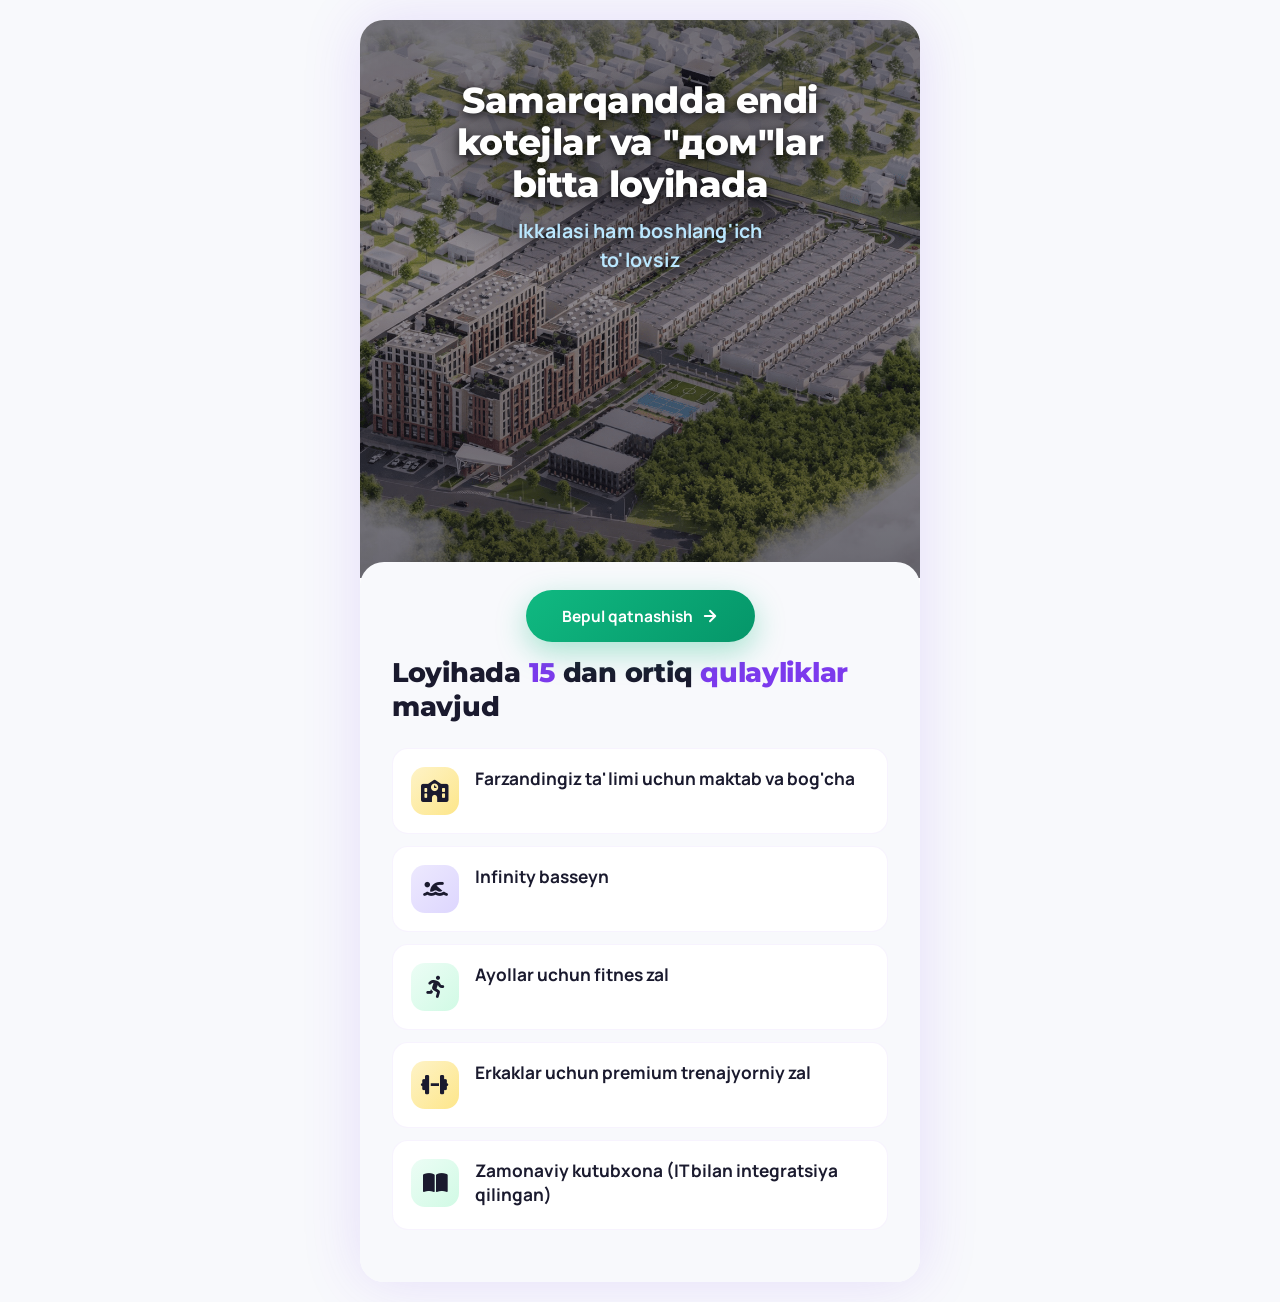
<file: index.html>
﻿<!DOCTYPE html>
<html lang="uz">
<head>
    <meta charset="UTF-8">
    <meta name="viewport" content="width=device-width, initial-scale=1.0">
    <title>Infinity — Samarqandda zamonaviy turar-joy majmuasi</title>
    <meta name="description" content="Infinity — Samarqandda katejlar va domlar bitta loyihada. Zamonaviy loyihalar, sifatli qurilish va qulay to'lov shartlari.">
    <link rel="preconnect" href="https://fonts.googleapis.com">
    <link rel="preconnect" href="https://fonts.gstatic.com" crossorigin>
    <link href="https://fonts.googleapis.com/css2?family=Manrope:wght@500;600;700;800&family=Montserrat:wght@700;800;900&display=swap" rel="stylesheet">

    <link href="https://cdnjs.cloudflare.com/ajax/libs/font-awesome/6.5.1/css/all.min.css" rel="stylesheet">
    <link rel="stylesheet" href="landing_page1.css">

    <!-- Meta Pixel Code -->
    <script>
        !function(f, b, e, v, n, t, s) {
            if (f.fbq) return; n = f.fbq = function() {
                n.callMethod ?
                    n.callMethod.apply(n, arguments) : n.queue.push(arguments)
            };
            if (!f._fbq) f._fbq = n; n.push = n; n.loaded = !0; n.version = '2.0';
            n.queue = []; t = b.createElement(e); t.async = !0;
            t.src = v; s = b.getElementsByTagName(e)[0];
            s.parentNode.insertBefore(t, s)
        }(window, document, 'script',
            'https://connect.facebook.net/en_US/fbevents.js');
        fbq('init', '1509969590787601');
        fbq('track', 'PageView');
    </script>
    <!-- End Meta Pixel Code -->
</head>
<body>
    <noscript>
        <img height="1" width="1" style="display:none"
            src="https://www.facebook.com/tr?id=1509969590787601&ev=PageView&noscript=1" />
    </noscript>

    <!-- Scroll Progress Indicator -->
    <div class="scroll-indicator" id="scrollIndicator"></div>

    <div class="page-frame">

        <!-- ===== HERO ===== -->
        <section class="hero" id="hero">
            <!-- Background Image -->
            <div class="hero-slideshow" id="heroSlideshow">
                <div class="hero-slide active"><img src="src/bg/p3.jpg" alt="Infinity 3" loading="eager"></div>
            </div>
            <div class="hero-overlay"></div>

            <!-- Content -->
            <div class="hero-content">
                <h1>Samarqandda endi kotejlar va <span>"дом"lar</span> bitta loyihada</h1>
                <p>Ikkalasi ham boshlang'ich to'lovsiz</p>
            </div>
        </section>

        <!-- ===== ABOUT =====
        <section class="about animate-on-scroll" id="about">
            <h2 class="section-title">'<span class="highlight">Infinity</span>' loyihasi haqida</h2>
            <p>'Infinity' — bu zamonaviy hayot tarzi, yuqori darajadagi qulaylik va noyob infratuzilmani o'zida mujassam etgan eksklyuziv turar-joy majmuasi. Biz har bir detaldagi mukammallikka intilamiz. Samarqand shahridagi eng zamonaviy va hashamatli turar-joy loyihasi sifatida, sizga va oilangizga eng yaxshi sharoitlarni taqdim etamiz.</p>
        </section>
         -->



        <!-- ===== AMENITIES ===== -->
        <section class="amenities" id="amenities">
            <div class="amenities-cta">
                <a href="#" class="btn-primary" id="heroCta">
                    Bepul qatnashish
                    <svg width="18" height="18" viewBox="0 0 24 24" fill="none" stroke="currentColor" stroke-width="2.5" stroke-linecap="round" stroke-linejoin="round"><path d="M5 12h14M12 5l7 7-7 7"/></svg>
                </a>
            </div>
            <h2 class="section-title animate-on-scroll">Loyihada <span class="highlight">15</span> dan ortiq <span class="highlight">qulayliklar</span> mavjud</h2>

            <div class="amenity-card animate-on-scroll">
                <div class="amenity-icon"><i class="fa-solid fa-school"></i></div>
                <div class="amenity-info">
                    <h3>Farzandingiz ta'limi uchun maktab va bog'cha</h3>
                </div>
            </div>

            <div class="amenity-card animate-on-scroll">
                <div class="amenity-icon"><i class="fa-solid fa-person-swimming"></i></div>
                <div class="amenity-info">
                    <h3>Infinity basseyn</h3>
                </div>
            </div>

            <div class="amenity-card animate-on-scroll">
                <div class="amenity-icon"><i class="fa-solid fa-person-running"></i></div>
                <div class="amenity-info">
                    <h3>Ayollar uchun fitnes zal</h3>
                </div>
            </div>

            <div class="amenity-card animate-on-scroll">
                <div class="amenity-icon"><i class="fa-solid fa-dumbbell"></i></div>
                <div class="amenity-info">
                    <h3>Erkaklar uchun premium trenajyorniy zal</h3>
                </div>
            </div>

            <div class="amenity-card animate-on-scroll">
                <div class="amenity-icon"><i class="fa-solid fa-book-open"></i></div>
                <div class="amenity-info">
                    <h3>Zamonaviy kutubxona (IT bilan integratsiya qilingan)</h3>
                </div>
            </div>
        </section>

        </div>

    <script src="landing_page1.js"></script>
</body>
</html>
</file>
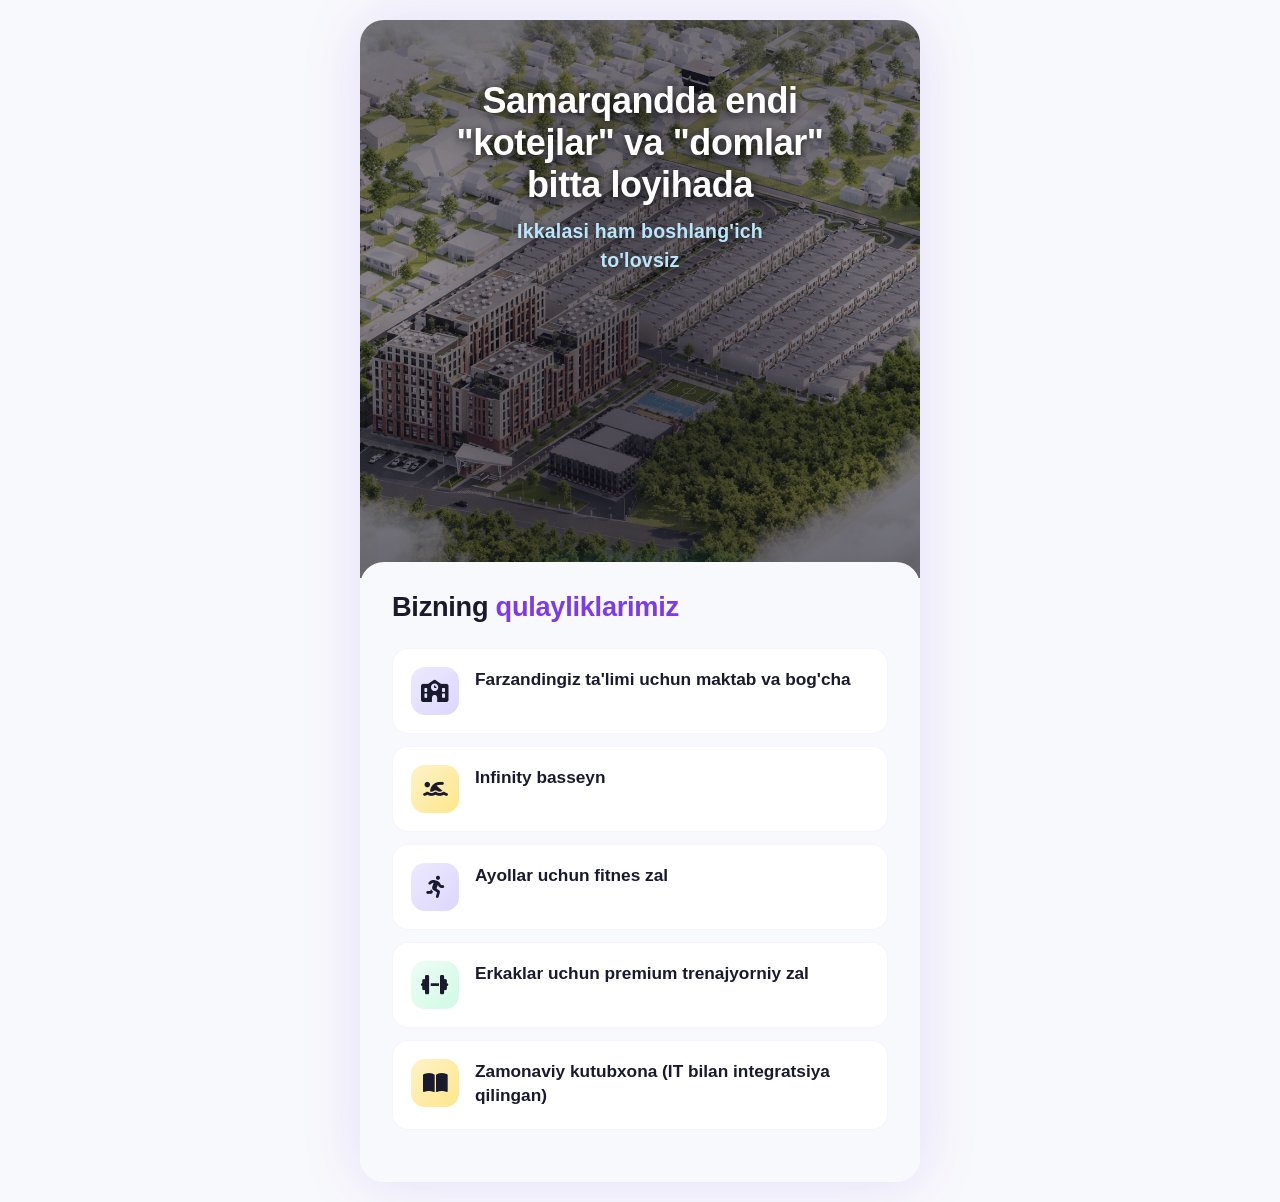
<file: 1.html>
<!DOCTYPE html>
<html lang="uz">
<head>
    <meta charset="UTF-8">
    <meta name="viewport" content="width=device-width, initial-scale=1.0">
    <title>Infinity — Samarqandda zamonaviy turar-joy majmuasi</title>
    <meta name="description" content="Infinity — Samarqandda katejlar va domlar bitta loyihada. Zamonaviy loyihalar, sifatli qurilish va qulay to'lov shartlari.">
    <link rel="preconnect" href="https://fonts.googleapis.com">
    <link rel="preconnect" href="https://fonts.gstatic.com" crossorigin>
    
    <link href="https://cdnjs.cloudflare.com/ajax/libs/font-awesome/6.5.1/css/all.min.css" rel="stylesheet">
    <link rel="stylesheet" href="landing_page1.css">
</head>
<body>

    <!-- Scroll Progress Indicator -->
    <div class="scroll-indicator" id="scrollIndicator"></div>

    <div class="page-frame">

        <!-- ===== HERO ===== -->
        <section class="hero" id="hero">
            <!-- Background Image -->
            <div class="hero-slideshow" id="heroSlideshow">
                <div class="hero-slide active"><img src="src/bg/p3.jpg" alt="Infinity 3" loading="eager"></div>
            </div>
            <div class="hero-overlay"></div>

            <!-- Content -->
            <div class="hero-content">

                <h1>Samarqandda endi "kotejlar" va <span>"domlar"</span> bitta loyihada</h1>
                <p>Ikkalasi ham boshlang'ich to'lovsiz</p>
                <div class="hero-buttons">
                    <a href="https://t.me/+phkmgkfccmM4MTM6" class="btn-primary" id="heroCta">
                        Bepul qatnashish
                        <svg width="18" height="18" viewBox="0 0 24 24" fill="none" stroke="currentColor" stroke-width="2.5" stroke-linecap="round" stroke-linejoin="round"><path d="M5 12h14M12 5l7 7-7 7"/></svg>
                    </a>
                </div>
            </div>
        </section>

        <!-- ===== ABOUT =====
        <section class="about animate-on-scroll" id="about">
            <h2 class="section-title">'<span class="highlight">Infinity</span>' loyihasi haqida</h2>
            <p>'Infinity' — bu zamonaviy hayot tarzi, yuqori darajadagi qulaylik va noyob infratuzilmani o'zida mujassam etgan eksklyuziv turar-joy majmuasi. Biz har bir detaldagi mukammallikka intilamiz. Samarqand shahridagi eng zamonaviy va hashamatli turar-joy loyihasi sifatida, sizga va oilangizga eng yaxshi sharoitlarni taqdim etamiz.</p>
        </section>
         -->



        <!-- ===== AMENITIES ===== -->
        <section class="amenities" id="amenities">
            <h2 class="section-title animate-on-scroll">Bizning <span class="highlight">qulayliklarimiz</span></h2>

            <div class="amenity-card animate-on-scroll">
                <div class="amenity-icon"><i class="fa-solid fa-school"></i></div>
                <div class="amenity-info">
                    <h3>Farzandingiz ta'limi uchun maktab va bog'cha</h3>
                </div>
            </div>

            <div class="amenity-card animate-on-scroll">
                <div class="amenity-icon"><i class="fa-solid fa-person-swimming"></i></div>
                <div class="amenity-info">
                    <h3>Infinity basseyn</h3>
                </div>
            </div>

            <div class="amenity-card animate-on-scroll">
                <div class="amenity-icon"><i class="fa-solid fa-person-running"></i></div>
                <div class="amenity-info">
                    <h3>Ayollar uchun fitnes zal</h3>
                </div>
            </div>

            <div class="amenity-card animate-on-scroll">
                <div class="amenity-icon"><i class="fa-solid fa-dumbbell"></i></div>
                <div class="amenity-info">
                    <h3>Erkaklar uchun premium trenajyorniy zal</h3>
                </div>
            </div>

            <div class="amenity-card animate-on-scroll">
                <div class="amenity-icon"><i class="fa-solid fa-book-open"></i></div>
                <div class="amenity-info">
                    <h3>Zamonaviy kutubxona (IT bilan integratsiya qilingan)</h3>
                </div>
            </div>
        </section>

        </div>

    <script src="landing_page1.js"></script>
</body>
</html>
</file>
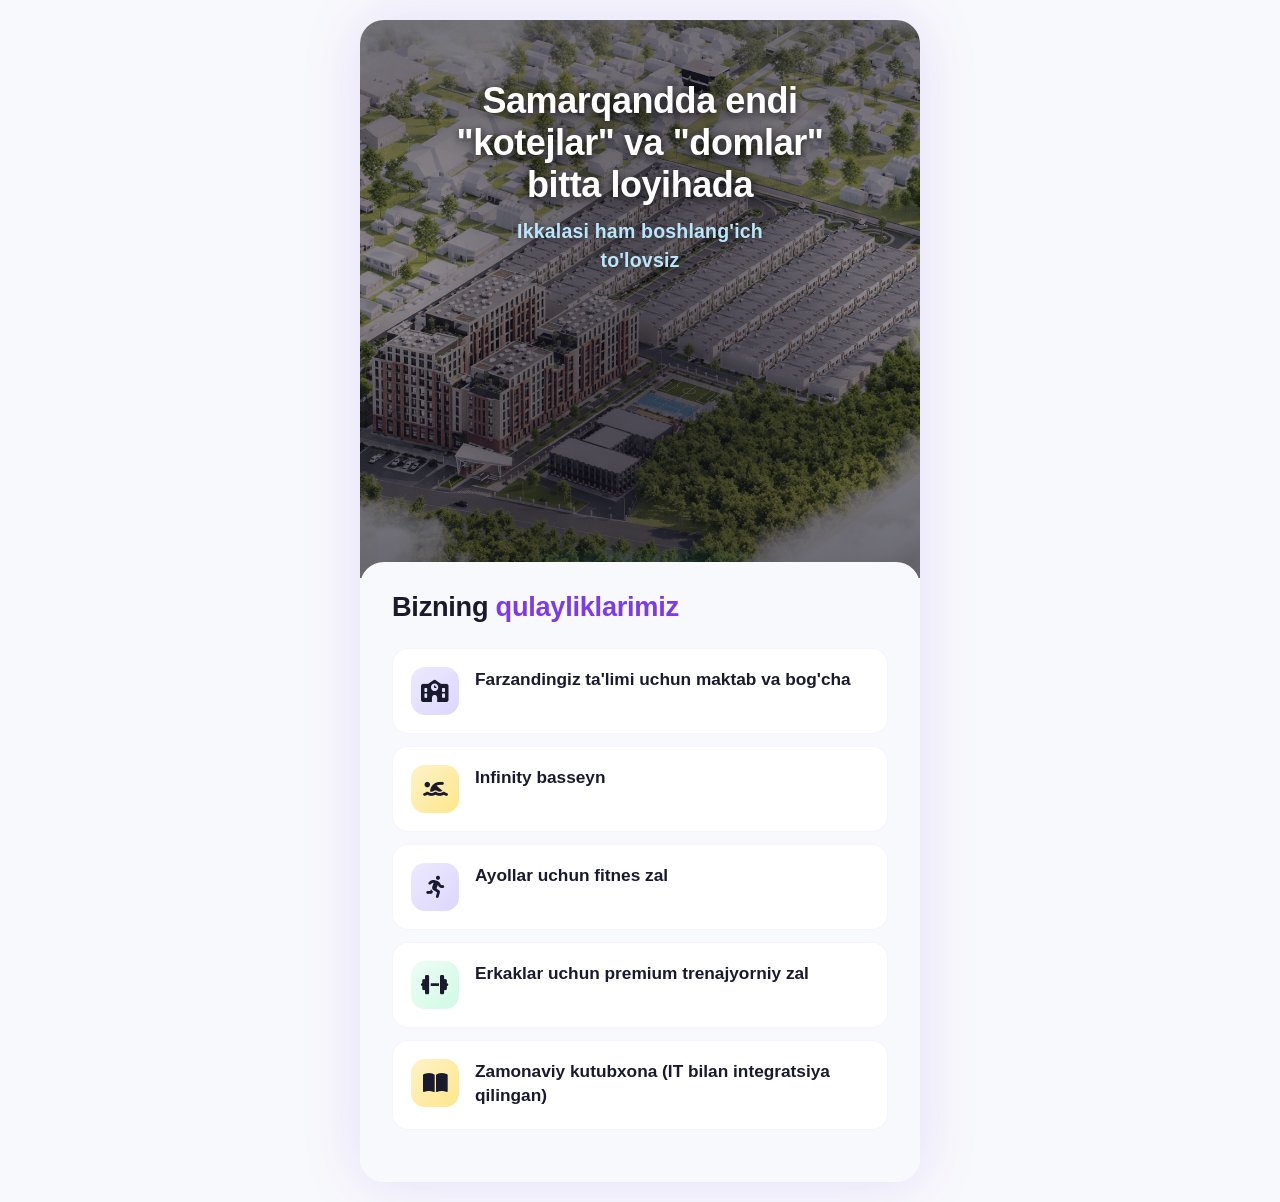
<file: 2.html>
<!DOCTYPE html>
<html lang="uz">
<head>
    <meta charset="UTF-8">
    <meta name="viewport" content="width=device-width, initial-scale=1.0">
    <title>Infinity — Samarqandda zamonaviy turar-joy majmuasi</title>
    <meta name="description" content="Infinity — Samarqandda katejlar va domlar bitta loyihada. Zamonaviy loyihalar, sifatli qurilish va qulay to'lov shartlari.">
    <link rel="preconnect" href="https://fonts.googleapis.com">
    <link rel="preconnect" href="https://fonts.gstatic.com" crossorigin>
    
    <link href="https://cdnjs.cloudflare.com/ajax/libs/font-awesome/6.5.1/css/all.min.css" rel="stylesheet">
    <link rel="stylesheet" href="landing_page1.css">
</head>
<body>

    <!-- Scroll Progress Indicator -->
    <div class="scroll-indicator" id="scrollIndicator"></div>

    <div class="page-frame">

        <!-- ===== HERO ===== -->
        <section class="hero" id="hero">
            <!-- Background Image -->
            <div class="hero-slideshow" id="heroSlideshow">
                <div class="hero-slide active"><img src="src/bg/p3.jpg" alt="Infinity 3" loading="eager"></div>
            </div>
            <div class="hero-overlay"></div>

            <!-- Content -->
            <div class="hero-content">

                <h1>Samarqandda endi "kotejlar" va <span>"domlar"</span> bitta loyihada</h1>
                <p>Ikkalasi ham boshlang'ich to'lovsiz</p>
                <div class="hero-buttons">
                    <a href="https://t.me/+6NaauKLUGMAxYzNi" class="btn-primary" id="heroCta">
                        Bepul qatnashish
                        <svg width="18" height="18" viewBox="0 0 24 24" fill="none" stroke="currentColor" stroke-width="2.5" stroke-linecap="round" stroke-linejoin="round"><path d="M5 12h14M12 5l7 7-7 7"/></svg>
                    </a>
                </div>
            </div>
        </section>

        <!-- ===== ABOUT =====
        <section class="about animate-on-scroll" id="about">
            <h2 class="section-title">'<span class="highlight">Infinity</span>' loyihasi haqida</h2>
            <p>'Infinity' — bu zamonaviy hayot tarzi, yuqori darajadagi qulaylik va noyob infratuzilmani o'zida mujassam etgan eksklyuziv turar-joy majmuasi. Biz har bir detaldagi mukammallikka intilamiz. Samarqand shahridagi eng zamonaviy va hashamatli turar-joy loyihasi sifatida, sizga va oilangizga eng yaxshi sharoitlarni taqdim etamiz.</p>
        </section>
         -->



        <!-- ===== AMENITIES ===== -->
        <section class="amenities" id="amenities">
            <h2 class="section-title animate-on-scroll">Bizning <span class="highlight">qulayliklarimiz</span></h2>

            <div class="amenity-card animate-on-scroll">
                <div class="amenity-icon"><i class="fa-solid fa-school"></i></div>
                <div class="amenity-info">
                    <h3>Farzandingiz ta'limi uchun maktab va bog'cha</h3>
                </div>
            </div>

            <div class="amenity-card animate-on-scroll">
                <div class="amenity-icon"><i class="fa-solid fa-person-swimming"></i></div>
                <div class="amenity-info">
                    <h3>Infinity basseyn</h3>
                </div>
            </div>

            <div class="amenity-card animate-on-scroll">
                <div class="amenity-icon"><i class="fa-solid fa-person-running"></i></div>
                <div class="amenity-info">
                    <h3>Ayollar uchun fitnes zal</h3>
                </div>
            </div>

            <div class="amenity-card animate-on-scroll">
                <div class="amenity-icon"><i class="fa-solid fa-dumbbell"></i></div>
                <div class="amenity-info">
                    <h3>Erkaklar uchun premium trenajyorniy zal</h3>
                </div>
            </div>

            <div class="amenity-card animate-on-scroll">
                <div class="amenity-icon"><i class="fa-solid fa-book-open"></i></div>
                <div class="amenity-info">
                    <h3>Zamonaviy kutubxona (IT bilan integratsiya qilingan)</h3>
                </div>
            </div>
        </section>

        </div>

    <script src="landing_page1.js"></script>
</body>
</html>
</file>
<file: landing_page1.css>
/* ===== RESET & BASE ===== */
*,
*::before,
*::after {
    margin: 0;
    padding: 0;
    box-sizing: border-box;
}

html {
    scroll-behavior: smooth;
    -webkit-text-size-adjust: 100%;
}

body {
    font-family: 'Manrope', -apple-system, BlinkMacSystemFont, 'Segoe UI', sans-serif;
    background: #f8f9fc;
    color: #1a1a2e;
    line-height: 1.55;
    overflow-x: hidden;
}

img {
    max-width: 100%;
    height: auto;
    display: block;
}

a {
    text-decoration: none;
    color: inherit;
}

/* ===== OUTER FRAME ===== */
.page-frame {
    max-width: 480px;
    margin: 0 auto;
    background: #fff;
    min-height: 100vh;
    position: relative;
}

@media (min-width: 768px) {
    .page-frame {
        border-left-width: 5px;
        border-right-width: 5px;
        box-shadow: 0 0 60px rgba(124, 58, 237, 0.15);
    }
}

/* ===== HERO SECTION ===== */
.hero {
    position: relative;
    min-height: 62vh;
    min-height: 62dvh;
    text-align: center;
    overflow: hidden;
    display: flex;
    flex-direction: column;
    align-items: center;
    justify-content: flex-start;
    padding: 24px 18px 40px;
}

/* Background Slideshow */
.hero-slideshow {
    position: absolute;
    inset: 0;
    z-index: 0;
}

.hero-slide {
    position: absolute;
    inset: 0;
    opacity: 0;
    transition: opacity 1.2s ease-in-out;
}

.hero-slide.active {
    opacity: 1;
}

.hero-slide img {
    width: 100%;
    height: 100%;
    object-fit: cover;
    object-position: center 34%;
    transform: scale(1);
    animation: heroBgIntro 4.5s ease-in-out 1;
}

.hero-overlay {
    position: absolute;
    inset: 0;
    background: linear-gradient(180deg, rgba(8, 7, 20, 0.55) 0%, rgba(8, 7, 20, 0.38) 45%, rgba(8, 7, 20, 0.60) 100%);
    z-index: 1;
}

.hero-content {
    position: absolute;
    top: clamp(14px, 5.5dvh, 48px);
    left: 50%;
    transform: translateX(-50%);
    width: min(92%, 420px);
    z-index: 2;
    margin-bottom: 0;
    text-align: center;
    padding: 14px 14px;
    background: radial-gradient(ellipse at center, rgba(8, 7, 20, 0.34) 0%, rgba(8, 7, 20, 0.12) 58%, transparent 72%);
    border-radius: 18px;
}

.hero-buttons {
    display: flex;
    flex-direction: column;
    align-items: center;
    gap: 12px;
    margin-top: 8vh;
    animation: heroFadeUp 0.5s ease-out 0.35s both;
}

.hero h1 {
    font-family: 'Montserrat', 'Manrope', sans-serif;
    font-size: clamp(1.75rem, 4.8vw, 2.2rem);
    font-weight: 800;
    line-height: 1.16;
    letter-spacing: -0.012em;
    color: #ffffff;
    margin-top: 0;
    margin-bottom: 12px;
    animation: heroFadeUp 0.45s ease-out 0.1s both;
    text-shadow:
        0 2px 8px rgba(0, 0, 0, 0.7),
        0 4px 24px rgba(0, 0, 0, 0.4),
        0 0 40px rgba(0, 0, 0, 0.2);
}

.hero h1 span {
    color: inherit;
    text-shadow: inherit;
}

/* ===== HERO PARAGRAPH (subtitle) ===== */
.hero p {
    font-size: clamp(1.02rem, 3.9vw, 1.22rem);
    font-weight: 700;
    line-height: 1.45;
    max-width: 280px;
    margin: 0 auto;
    animation: heroFadeUp 0.5s ease-out 0.22s both;

    /* Soft sky blue — crisp on any background */
    color: #bae6fd;
    -webkit-text-fill-color: #bae6fd;
    background: none;
    -webkit-background-clip: unset;
    background-clip: unset;

    text-shadow:
        0 1px 12px rgba(0, 0, 0, 0.55),
        0 0 32px rgba(0, 0, 0, 0.25);
    letter-spacing: 0.01em;
}

.btn-primary {
    font-family: 'Manrope', -apple-system, BlinkMacSystemFont, 'Segoe UI', sans-serif;
    display: inline-flex;
    align-items: center;
    justify-content: center;
    gap: 8px;
    background: linear-gradient(135deg, #10b981, #059669);
    color: #fff;
    font-size: 15.5px;
    font-weight: 700;
    padding: 14px 36px;
    border-radius: 50px;
    border: none;
    cursor: pointer;
    transition: transform 0.18s cubic-bezier(0.22, 1, 0.36, 1), box-shadow 0.22s ease, filter 0.18s ease;
    box-shadow: 0 10px 30px rgba(16, 185, 129, 0.35), 0 0 0 rgba(16, 185, 129, 0.0);
    animation: fadeInUp 0.6s ease-out 0.3s both;
    position: relative;
    z-index: 2;
    overflow: hidden;
    -webkit-tap-highlight-color: transparent;
    will-change: transform;
}

.btn-primary:hover {
    transform: translateY(-2px) scale(1.01);
    box-shadow: 0 14px 38px rgba(16, 185, 129, 0.5), 0 0 0 rgba(16, 185, 129, 0.3);
}

.btn-primary:active {
    transform: translateY(1px) scale(0.975);
    box-shadow: 0 6px 16px rgba(16, 185, 129, 0.28), 0 0 0 rgba(16, 185, 129, 0.0);
    filter: brightness(0.98);
}

.btn-primary:focus,
.btn-primary:focus-visible {
    outline: none;
}

.btn-primary::before {
    content: "";
    position: absolute;
    inset: 0;
    border-radius: inherit;
    background: rgba(255, 255, 255, 0.14);
    opacity: 0;
    transform: scale(0.94);
    transition: transform 0.18s ease, opacity 0.18s ease;
    pointer-events: none;
}

.btn-primary:active::before {
    opacity: 1;
    transform: scale(1);
}

.btn-primary::after {
    content: "";
    position: absolute;
    inset: -2px;
    background: radial-gradient(circle at 20% 20%, rgba(255, 255, 255, 0.25), transparent 35%),
        radial-gradient(circle at 80% 0%, rgba(255, 255, 255, 0.15), transparent 40%);
    opacity: 0;
    transition: opacity 0.35s ease;
    z-index: -1;
}

.btn-primary:hover::after {
    opacity: 1;
}

/* ===== ABOUT SECTION ===== */
.about {
    padding: 40px 24px;
    background: #fff;
}

.section-title {
    font-family: 'Montserrat', 'Manrope', sans-serif;
    font-size: clamp(1.28rem, 4.6vw, 1.7rem);
    font-weight: 800;
    color: #1a1a2e;
    margin-bottom: 12px;
    line-height: 1.25;
    letter-spacing: -0.01em;
}

.section-title .highlight {
    color: #7c3aed;
}

.about p {
    font-size: clamp(0.98rem, 3.6vw, 1.06rem);
    color: #64748b;
    line-height: 1.72;
}

/* ===== AMENITIES SECTION ===== */
.amenities {
    padding: 28px 24px 40px;
    background: #f8f9fc;
    border-radius: 24px 24px 0 0;
    margin-top: -16px;
    position: relative;
    z-index: 3;
}

.amenities .section-title {
    margin-bottom: 24px;
}

.amenities-cta {
    display: flex;
    justify-content: center;
    margin: 0 0 14px;
}

.amenity-card {
    display: flex;
    align-items: flex-start;
    gap: 16px;
    padding: 18px;
    background: #fff;
    border-radius: 16px;
    margin-bottom: 12px;
    transition: all 0.3s ease;
    border: 1px solid rgba(124, 58, 237, 0.06);
    -webkit-tap-highlight-color: transparent;
}

.amenity-card:hover {
    transform: translateX(4px);
    box-shadow: 0 4px 16px rgba(124, 58, 237, 0.08);
    border-color: rgba(124, 58, 237, 0.15);
}

.amenity-card:focus,
.amenity-card:focus-visible {
    outline: none;
}

.amenity-icon {
    width: 48px;
    height: 48px;
    min-width: 48px;
    border-radius: 14px;
    display: flex;
    align-items: center;
    justify-content: center;
    font-size: 22px;
    background: linear-gradient(135deg, #ecfdf5, #d1fae5);
}

.amenity-card:nth-child(even) .amenity-icon {
    background: linear-gradient(135deg, #ede9fe, #ddd6fe);
}

.amenity-card:nth-child(3n) .amenity-icon {
    background: linear-gradient(135deg, #fef3c7, #fde68a);
}

.amenity-info h3 {
    font-size: clamp(0.98rem, 3.6vw, 1.08rem);
    font-weight: 700;
    color: #1a1a2e;
    margin-bottom: 4px;
    line-height: 1.4;
}

.amenity-info p {
    font-size: 13px;
    color: #94a3b8;
    line-height: 1.5;
}

/* ===== FOOTER ===== */
.footer {
    padding: 24px;
    text-align: center;
    background: #1a1a2e;
    color: #94a3b8;
    font-size: 12px;
}

.footer .logo-text {
    font-size: 18px;
    font-weight: 800;
    background: linear-gradient(135deg, #7c3aed, #818cf8);
    -webkit-background-clip: text;
    -webkit-text-fill-color: transparent;
    background-clip: text;
    margin-bottom: 8px;
}

/* ===== ANIMATIONS ===== */
@keyframes fadeInUp {
    from {
        opacity: 0;
        transform: translateY(20px);
    }

    to {
        opacity: 1;
        transform: translateY(0);
    }
}

@keyframes heroFadeUp {
    from {
        opacity: 0;
        transform: translateY(10px);
    }

    to {
        opacity: 1;
        transform: translateY(0);
    }
}

@keyframes fadeInDown {
    from {
        opacity: 0;
        transform: translateY(-15px);
    }

    to {
        opacity: 1;
        transform: translateY(0);
    }
}

@keyframes heroBgIntro {
    0% {
        transform: scale(1);
    }

    50% {
        transform: scale(1.04);
    }

    100% {
        transform: scale(1);
    }
}

.animate-on-scroll {
    opacity: 0;
    transform: translateY(30px);
    transition: all 0.6s cubic-bezier(0.16, 1, 0.3, 1);
}

.animate-on-scroll.visible {
    opacity: 1;
    transform: translateY(0);
}

/* ===== RESPONSIVE ===== */
@media (min-width: 480px) {
    .hero h1 {
        font-size: 32px;
    }

    .hero-image {
        height: 280px;
    }
}

@media (min-width: 768px) {
    .page-frame {
        max-width: 520px;
        margin-top: 20px;
        margin-bottom: 20px;
        border-radius: 24px;
        overflow: hidden;
    }

    .hero {
        padding: 50px 32px 48px;
    }

    .hero-content {
        top: 44px;
        width: min(88%, 440px);
        padding: 16px 18px;
    }

    .hero h1 {
        font-size: 36px;
    }

    .hero-buttons {
        margin-top: 32vh;
    }

    .hero-image {
        height: 320px;
        width: calc(100% + 64px);
        margin: 0 -32px;
    }

    .about,
    .amenities {
        padding-left: 32px;
        padding-right: 32px;
    }
}

@media (min-width: 1024px) {
    .page-frame {
        max-width: 560px;
    }
}

/* ===== SCROLL INDICATOR ===== */
.scroll-indicator {
    position: fixed;
    top: 0;
    left: 0;
    right: 0;
    height: 3px;
    background: linear-gradient(90deg, #7c3aed, #10b981);
    transform-origin: left;
    transform: scaleX(0);
    z-index: 999;
    transition: transform 0.1s linear;
}
</file>
